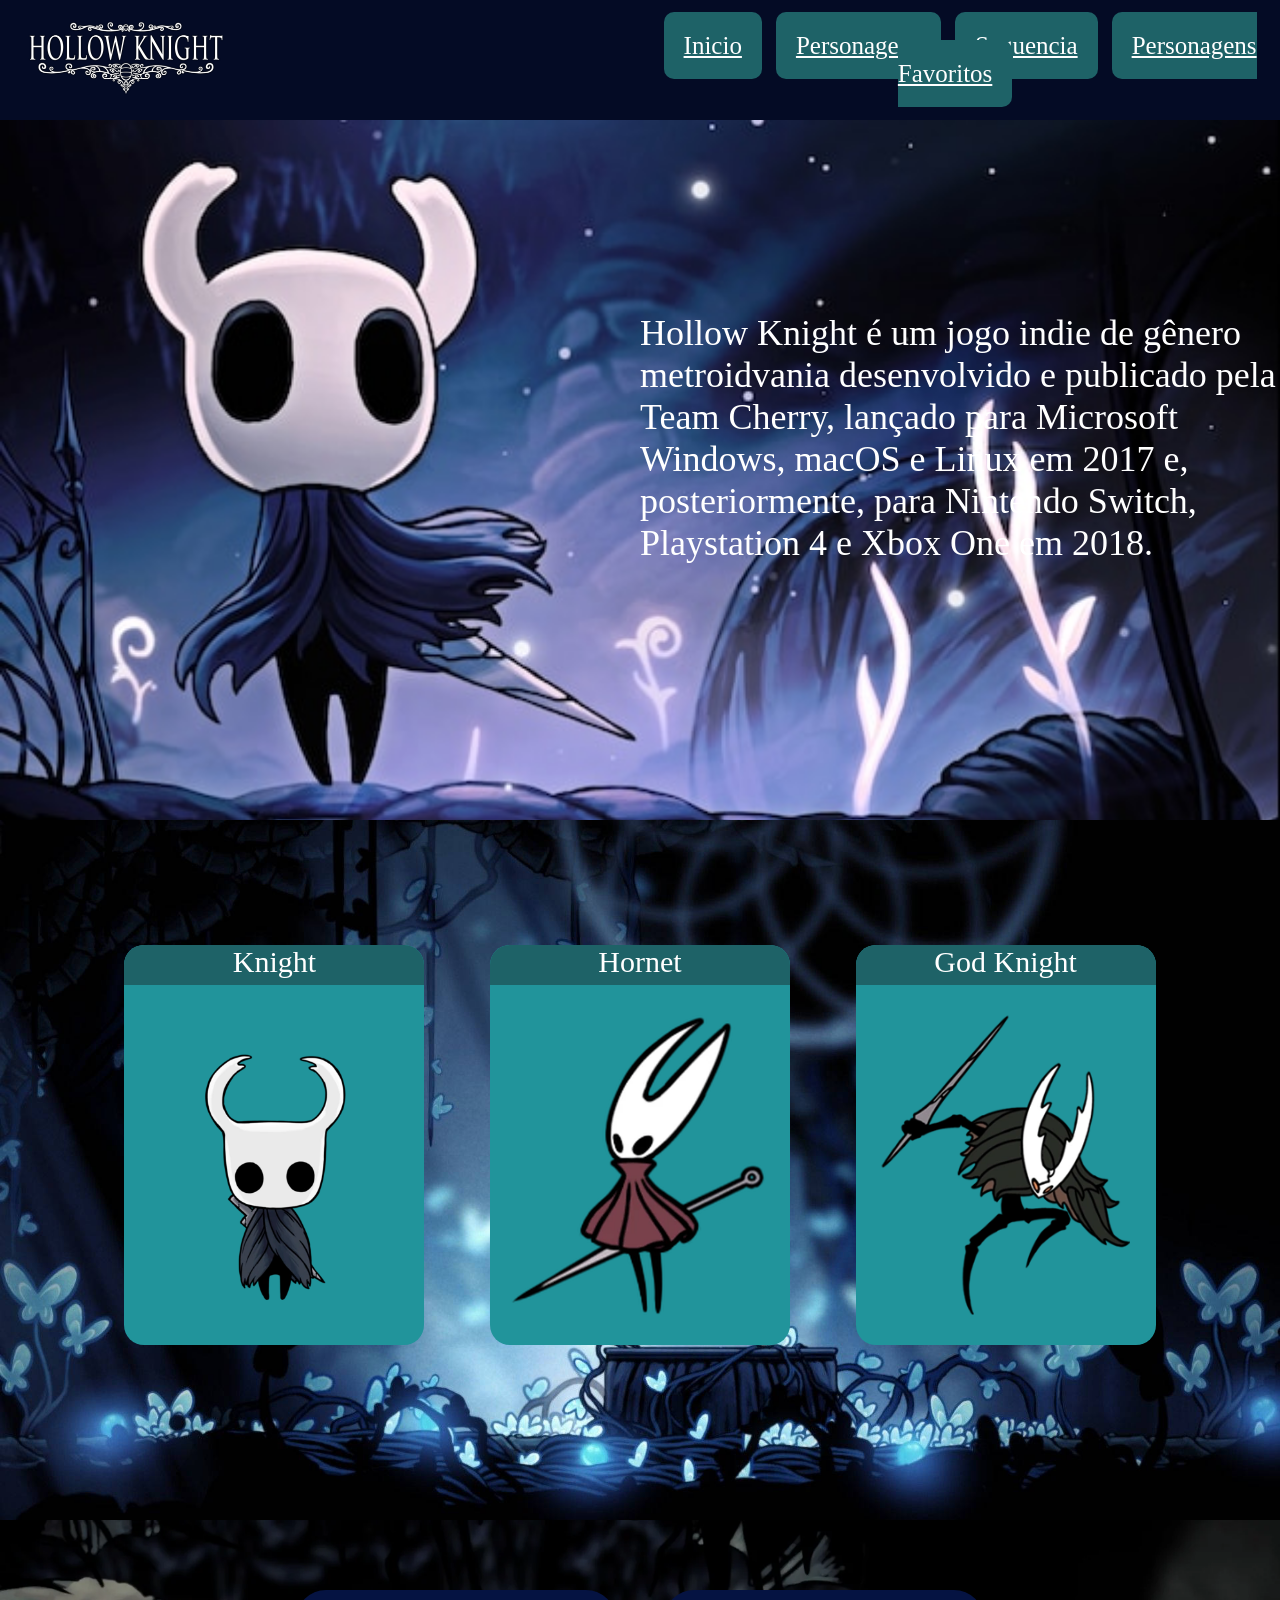
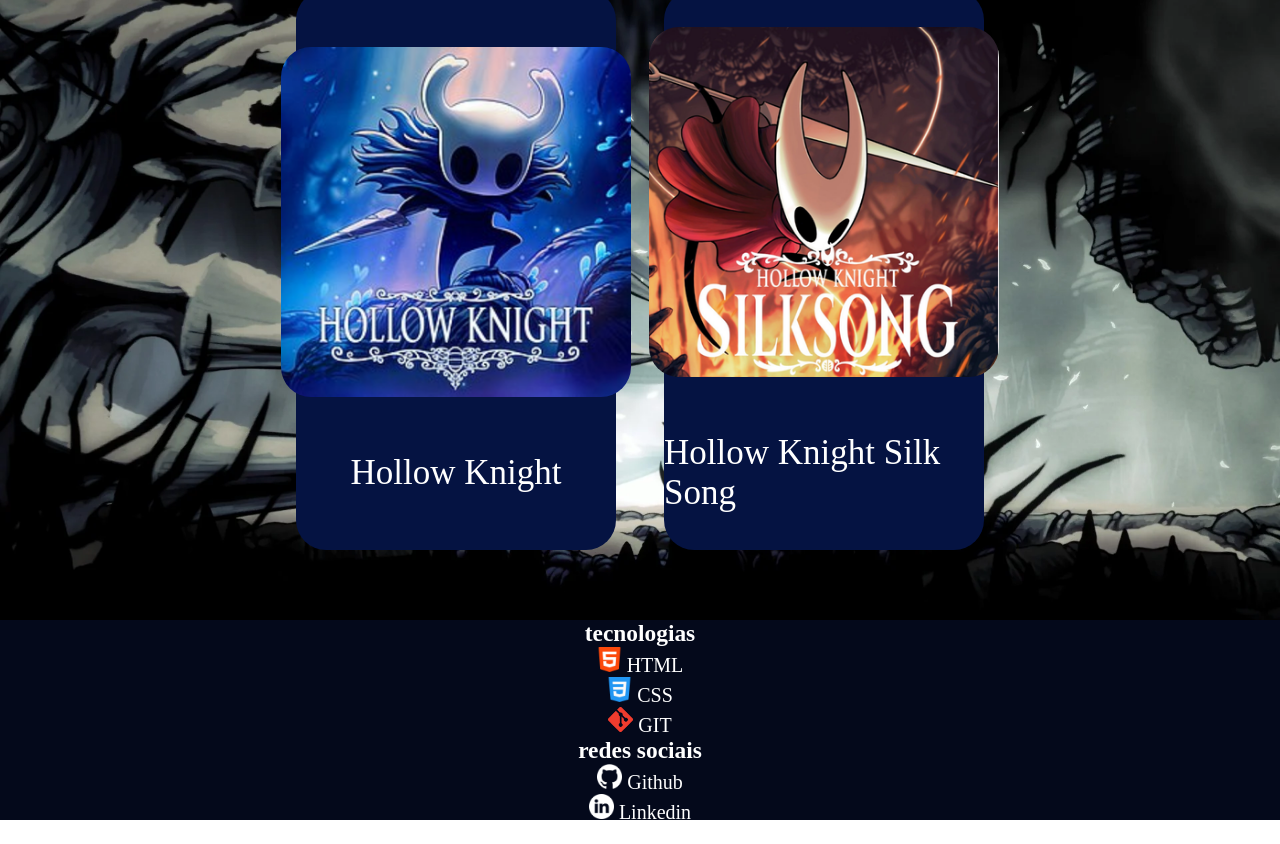
<file: index.html>
<!DOCTYPE html>
<html lang="pt-br">
<head>
    <meta charset="UTF-8">
    <meta name="viewport" content="width=device-width, initial-scale=1.0">
    <link rel="stylesheet" href="style.css">
    <title>Hollow Knight</title>
</head>
<body>
    <header>
        <div id="logo">
            <img src="./img/logo.webp" alt="" width="200px">
        </div>
        <nav>
            <a href="#inicio">Inicio</a>
            <a href="#personagens">Personagens</a>
            <a href="#sequencia">Sequencia</a>
            <a href="./personagensFav.html">Personagens Favoritos</a>
        </nav>
    </header>
    <main>
        <!-- breve resumo sobre o jogo -->
        <section id="inicio">
            <div id="textoInicio">
                <p>Hollow Knight é um jogo indie de gênero metroidvania desenvolvido e publicado pela Team Cherry, lançado para Microsoft Windows, macOS e Linux em 2017 e, posteriormente, para Nintendo Switch, Playstation 4 e Xbox One em 2018.</p>
            </div>
        </section>
        <section id="personagens">
            <!-- seção de personagens principais -->
            <div class="card">
                <div class="cardPersonagem">
                    <div class="nome">
                        Knight
                    </div>
                    <div class="personagemIMG">
                        <img src="./img/personagens/knight.webp" alt="" height="300px">
                    </div>
                </div>
                <div class="cardPersonagem">
                    <div class="nome">
                        Hornet
                    </div>
                    <div class="personagemIMG">
                        <img src="./img/personagens/hornet.webp"  alt="" height="300px">
                    </div>
                </div>
                <div class="cardPersonagem">
                    <div class="nome">
                        God Knight
                    </div>
                    <div class="personagemIMG">
                        <img src="./img/personagens/Godknight.webp" alt="" height="300px">
                    </div>
                </div>
            </div>
        </section>
        <!-- seção das sequencias do jogo -->
        <section id="sequencia">
            <div class="cardJogos">
                <img src="./img/jogos/hollowKnightGame.png" alt="" class="gameThumb">
                <div class="gameName">
                    Hollow Knight
                </div>
            </div>
            <div class="cardJogos">
                <img src="./img/jogos/hollowKnightSilkSongGame.png" alt="" class="gameThumb">
                <div class="gameName">
                    Hollow Knight Silk Song
                </div>
            </div>
        </section>
    </main>
    <footer>
        <article id="tecnologias">
            <h3>tecnologias</h3>
            <ul>
                <li>
                    <a href="https://developer.mozilla.org/pt-BR/docs/Web/HTML"target=_blank>
                    <img src="./img/icons/html.png" alt="" height="25px"> HTML</a>
                </li>
                <li>
                    <a href="https://developer.mozilla.org/pt-BR/docs/Web/CSS" target="_blank">
                    <img src="./img/icons/css.png" alt="" height="25px"> CSS</a>
                </li>
                <li>
                    <a href="https://git-scm.com/" target="_blank">
                    <img src="./img/icons/git.png" alt="" height="25px"> GIT</a>
                </li>
            </ul>
        </article>
        <article id="redesSociais">
            <h3>redes sociais</h3>
            <ul>
                <li>
                    <a href="https://github.com/Ka3iser" target="_blank">
                        <img src="./img/icons/github (1).png" alt="" height="25px" class="icon"> Github</a>
                </li>
                <li>
                    <a href="https://www.linkedin.com/in/henrique-venturini-09427128b/" target="_blank">
                        <img src="./img/icons/linkedin (1).png" alt="" height="25px" class="icon"> Linkedin</a>
                </li>
            </ul>
        </article>
        <br>
        <small>DESENVOLVIDO HENRIQUE RIBEIRO | &copy; TODOS OS DIREITOS RESERVADOS</small>
    </footer>
</body>
</html>
</file>
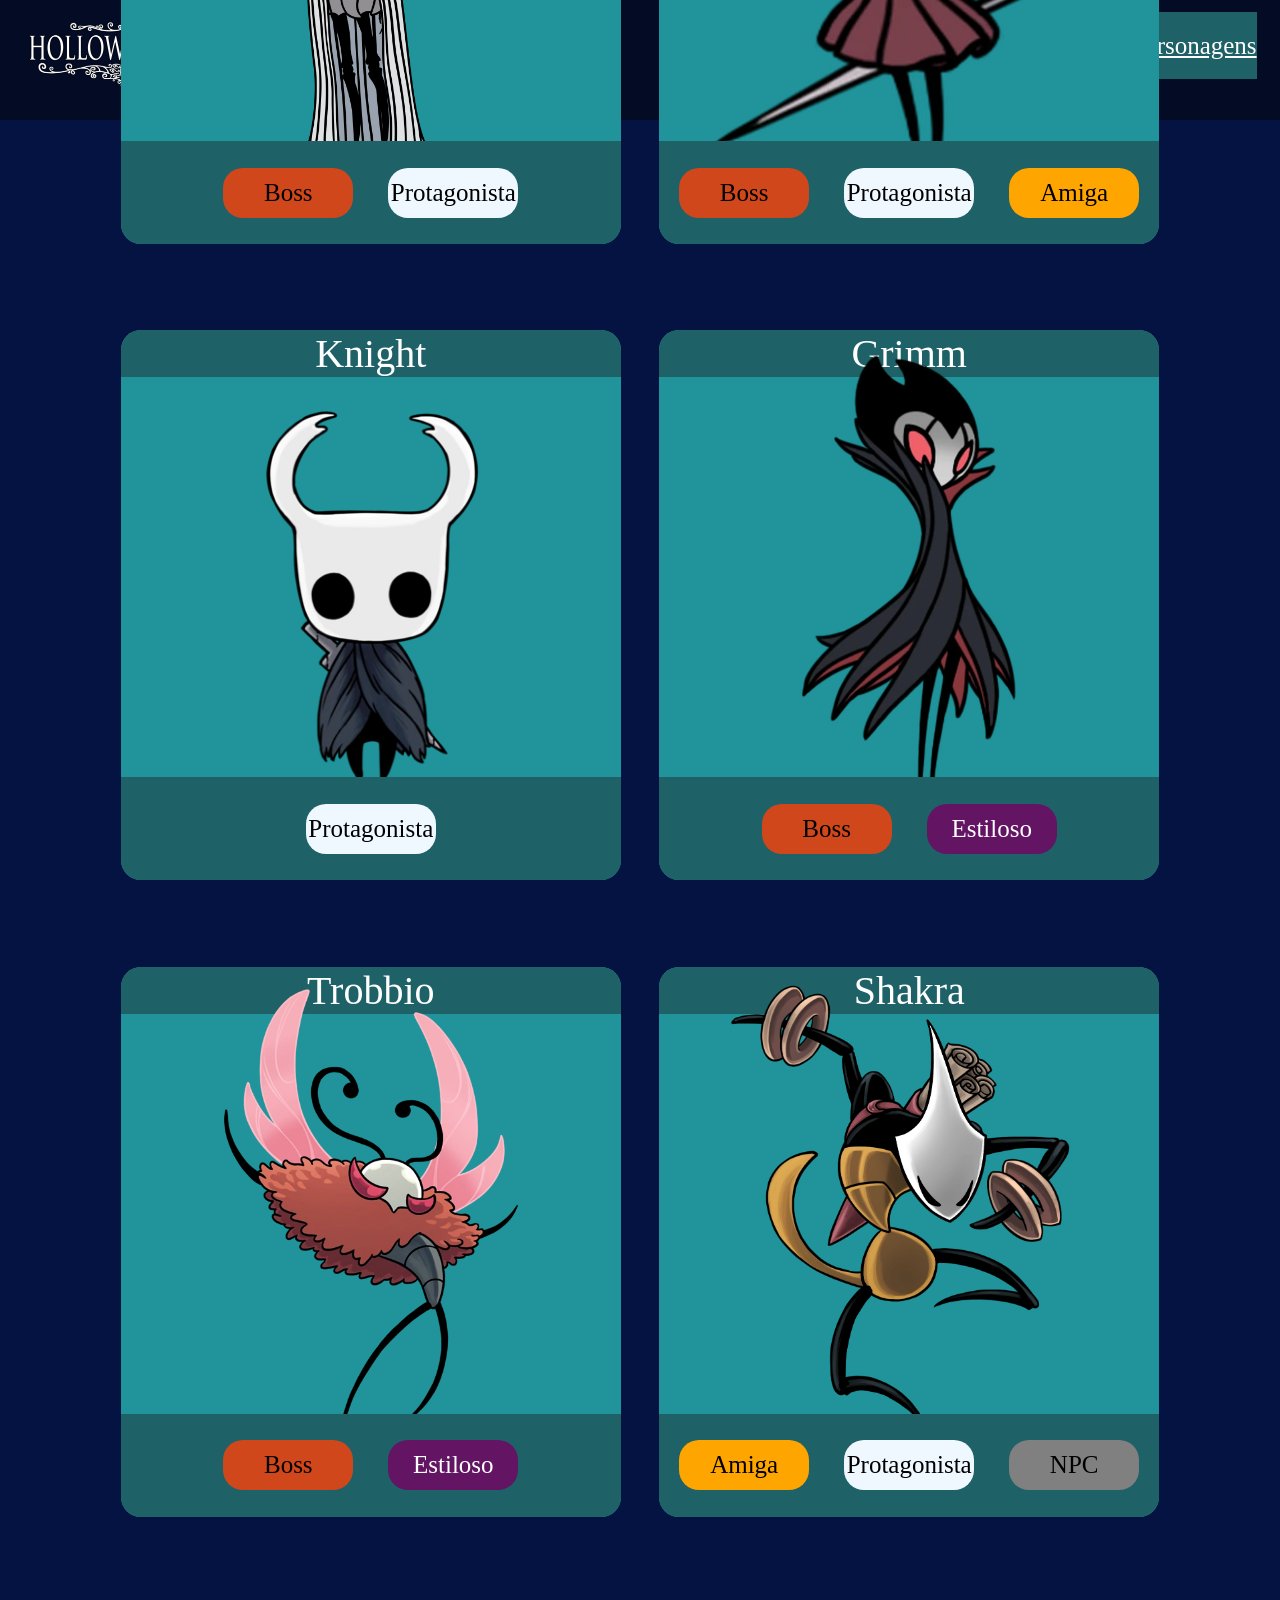
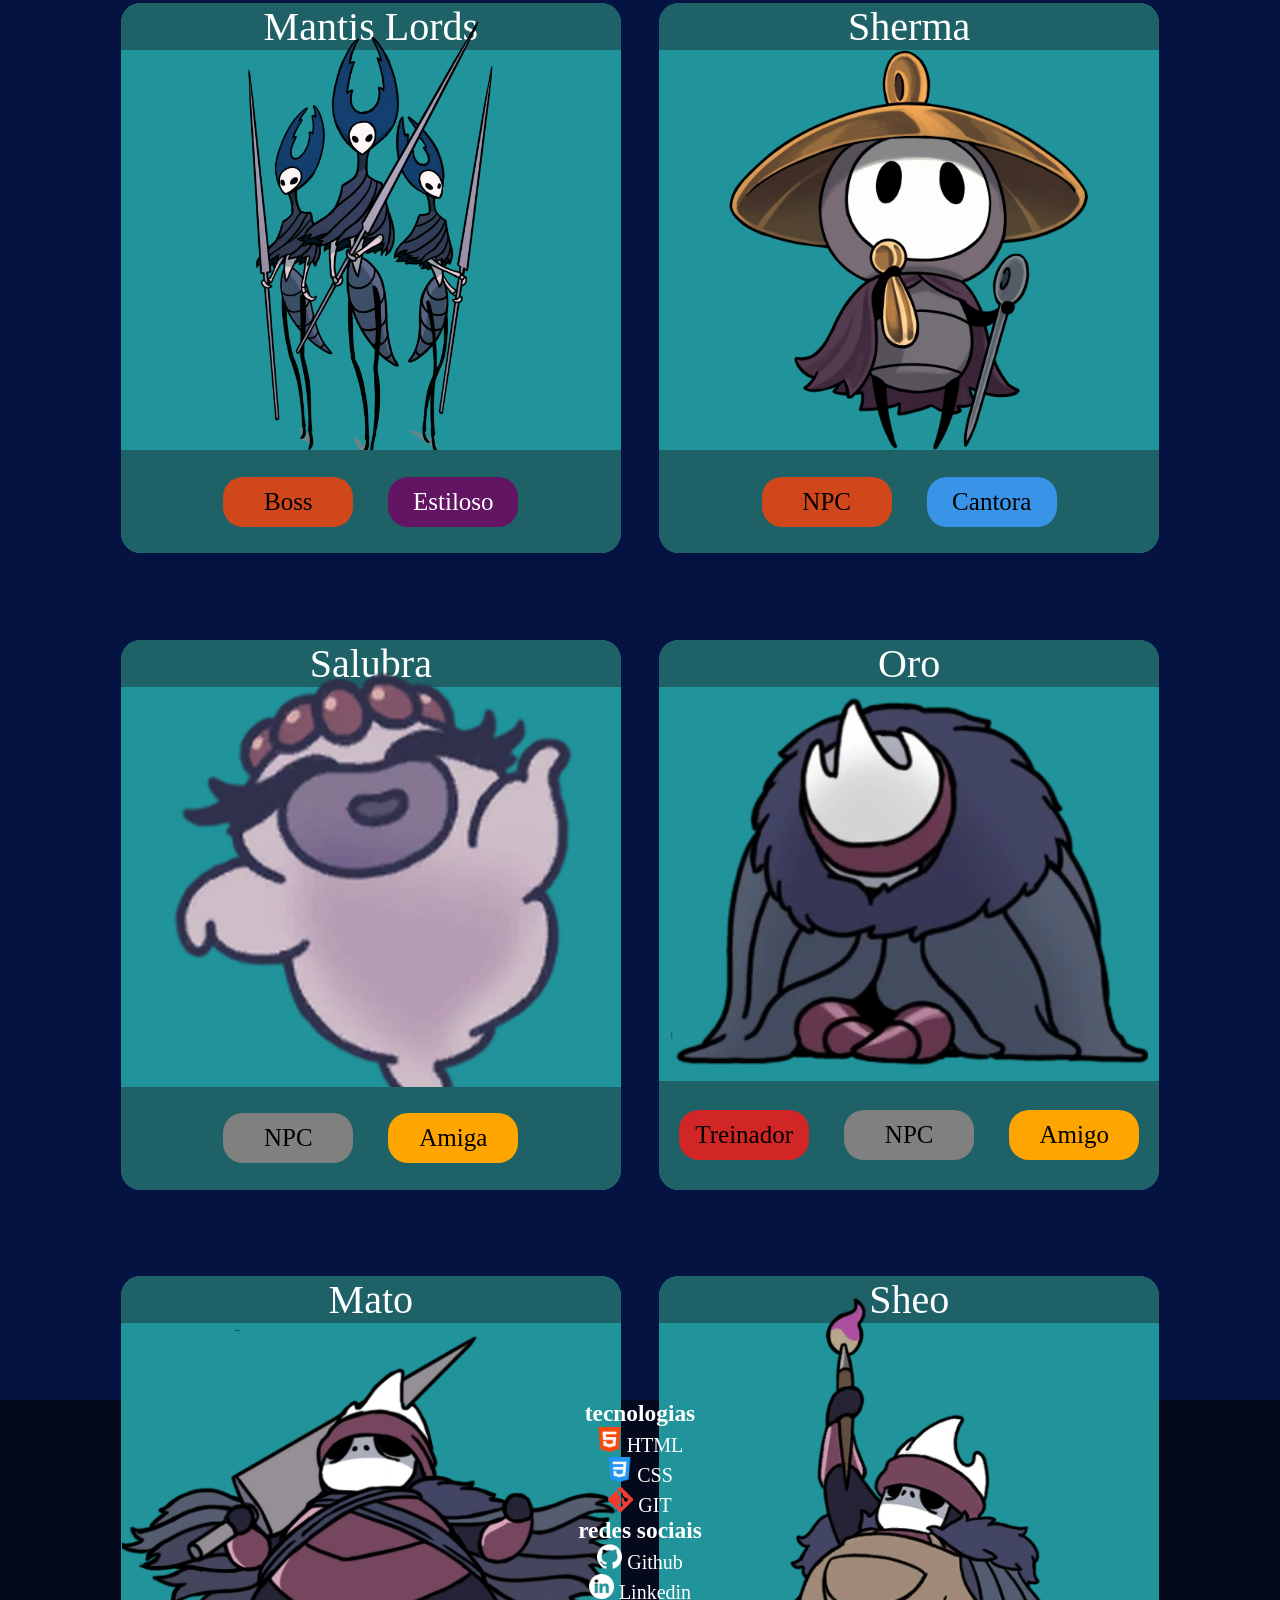
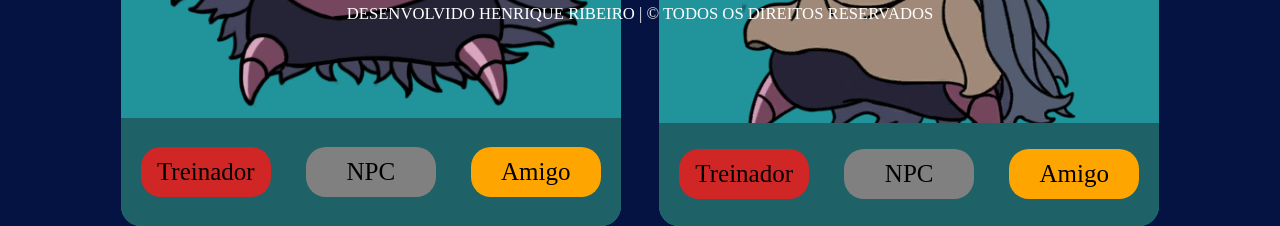
<file: personagensFav.html>
<!DOCTYPE html>
<html lang="pt-br">
<head>
    <meta charset="UTF-8">
    <meta name="viewport" content="width=device-width, initial-scale=1.0">
    <link rel="stylesheet" href="personagensFav.css">
    <title>Personagens Favoritos</title>
</head>
<body>
    <header>
        <div id="logo">
            <img src="./img/logo.webp" alt="" width="200px">
        </div>
        <nav>
            <a href="./index.html">Inicio</a>
            <a href="./index.html#personagens">Personagens</a>
            <a href="./index.html#sequencia">Sequencia</a>
            <a href="./personagensFav.html">Personagens Favoritos</a>
        </nav>
    </header>
    <main>
        <section id="personagens">
            <!-- Pure Vessel -->
            <div class="cardPersonagem">
                <article class="name">
                    Pure Vessel
                </article>
                <div class="personagemIMG">
                    <img src="./img/personangesFav/pureVessel.png" alt="" height="450px">
                </div>
                <article class="atributos">
                    <div class="atributo boss">
                        Boss
                    </div>
                    <div class="atributo prota">
                        Protagonista
                    </div>
                </article>
            </div>
            <!-- Hornet -->
            <div class="cardPersonagem">
                <article class="name">
                    Hornet
                </article>
                <div class="personagemIMG">
                    <img src="./img/personangesFav/hornet.webp" alt="" height="450px" width="400px">
                </div>
                <article class="atributos">
                    <div class="atributo boss">
                        Boss
                    </div>
                    <div class="atributo prota">
                        Protagonista
                    </div>
                    <div class="atributo amigo">
                        Amiga
                    </div>
                </article>
            </div>
            <!-- Knight -->
            <div class="cardPersonagem">
                <article class="name">
                    Knight
                </article>
                <div class="personagemIMG">
                    <img src="./img/personangesFav/knight.webp" alt="" height="450px">
                </div>
                <article class="atributos">
                    <div class="atributo prota">
                        Protagonista
                    </div>
                </article>
            </div>
            <!-- Grimm -->
            <div class="cardPersonagem">
                <article class="name">
                    Grimm
                </article>
                <div class="personagemIMG">
                    <img src="./img/personangesFav/grimm.webp" alt="" height="450px">
                </div>
                <article class="atributos">
                    <div class="atributo boss">
                        Boss
                    </div>
                    <div class="atributo estiloso">
                        Estiloso
                    </div>
                </article>
            </div>
            <!-- Trobbio -->
            <div class="cardPersonagem">
                <article class="name">
                    Trobbio
                </article>
                <div class="personagemIMG">
                    <img src="./img/personangesFav/Trobbio.webp" alt="" height="450px">
                </div>
                <article class="atributos">
                    <div class="atributo boss">
                        Boss
                    </div>
                    <div class="atributo estiloso">
                        Estiloso
                    </div>
                </article>
            </div>
            <!-- Shakra -->
            <div class="cardPersonagem">
                <article class="name">
                    Shakra
                </article>
                <div class="personagemIMG">
                    <img src="./img/personangesFav/Shakra.webp" alt="" height="500px">
                </div>
                <article class="atributos">
                    <div class="atributo amigo">
                        Amiga
                    </div>
                    <div class="atributo prota">
                        Protagonista
                    </div>
                    <div class="atributo npc">
                        NPC
                    </div>
                </article>
            </div>
            <!-- Mantis Lords -->
            <div class="cardPersonagem">
                <article class="name">
                    Mantis Lords
                </article>
                <div class="personagemIMG">
                    <img src="./img/personangesFav/Mantis_Lords.webp" alt="" height="500px">
                </div>
                <article class="atributos">
                    <div class="atributo boss">
                        Boss
                    </div>
                    <div class="atributo estiloso">
                        Estiloso
                    </div>
                </article>
            </div>
            <!-- Sherma -->
            <div class="cardPersonagem">
                <article class="name">
                    Sherma
                </article>
                <div class="personagemIMG">
                    <img src="./img/personangesFav/sherma.webp" alt="" height="450px">
                </div>
                <article class="atributos">
                    <div class="atributo boss">
                        NPC
                    </div>
                    <div class="atributo cantor">
                        Cantora
                    </div>
                </article>
            </div>
            <!-- Salubra -->
            <div class="cardPersonagem">
                <article class="name">
                    Salubra
                </article>
                <div class="personagemIMG">
                    <img src="./img/personangesFav/Salubra.webp" alt="" height="450px">
                </div>
                <article class="atributos">
                    <div class="atributo npc">
                        NPC
                    </div>
                    <div class="atributo amigo">
                        Amiga
                    </div>
                </article>
            </div>
            <!-- Oro -->
            <div class="cardPersonagem">
                <article class="name">
                    Oro
                </article>
                <div class="personagemIMG">
                    <img src="./img/personangesFav/Oro.webp" alt="" height="380px">
                </div>
                <article class="atributos">
                    <div class="atributo treinador">
                        Treinador
                    </div>
                    <div class="atributo npc">
                        NPC
                    </div>
                    <div class="atributo amigo">
                        Amigo
                    </div>
                </article>
            </div>
            <!-- Mato -->
            <div class="cardPersonagem">
                <article class="name">
                    Mato
                </article>
                <div class="personagemIMG">
                    <img src="./img/personangesFav/Mato.webp" alt="" height="380px">
                </div>
                <article class="atributos">
                    <div class="atributo treinador">
                        Treinador
                    </div>
                    <div class="atributo npc">
                        NPC
                    </div>
                    <div class="atributo amigo">
                        Amigo
                    </div>
                </article>
            </div>
            <!-- Sheo -->
            <div class="cardPersonagem">
                <article class="name">
                    Sheo
                </article>
                <div class="personagemIMG">
                    <img src="./img/personangesFav/Sheo.webp" alt="" height="450px">
                </div>
                <article class="atributos">
                    <div class="atributo treinador">
                        Treinador
                    </div>
                    <div class="atributo npc">
                        NPC
                    </div>
                    <div class="atributo amigo">
                        Amigo
                    </div>
                </article>
            </div>
        </section>
    </main>
    <footer>
        <article id="tecnologias">
            <h3>tecnologias</h3>
            <ul>
                <li>
                    <a href="https://developer.mozilla.org/pt-BR/docs/Web/HTML"target=_blank>
                    <img src="./img/icons/html.png" alt="" height="25px"> HTML</a>
                </li>
                <li>
                    <a href="https://developer.mozilla.org/pt-BR/docs/Web/CSS" target="_blank">
                    <img src="./img/icons/css.png" alt="" height="25px"> CSS</a>
                </li>
                <li>
                    <a href="https://git-scm.com/" target="_blank">
                    <img src="./img/icons/git.png" alt="" height="25px"> GIT</a>
                </li>
            </ul>
        </article>
        <article id="redesSociais">
            <h3>redes sociais</h3>
            <ul>
                <li>
                    <a href="https://github.com/Ka3iser" target="_blank">
                        <img src="./img/icons/github (1).png" alt="" height="25px" class="icon"> Github</a>
                </li>
                <li>
                    <a href="https://www.linkedin.com/in/henrique-venturini-09427128b/" target="_blank">
                        <img src="./img/icons/linkedin (1).png" alt="" height="25px" class="icon"> Linkedin</a>
                </li>
            </ul>
        </article>
        <br>
        <small>DESENVOLVIDO HENRIQUE RIBEIRO | &copy; TODOS OS DIREITOS RESERVADOS</small>
    </footer>
</body>
</html>
</file>
<file: style.css>
*{
    margin: 0;
    padding: 0;
    box-sizing: border-box;
}
/* cabecalho */
header{
    background-color: #040b25;
    height: 120px;
    width: 100%;
    text-align: center;
    display: flex;
    gap: 30%;
    align-items: center;
}
#logo{
    margin: 2%;
}
nav a{
    padding: 20px;
    font-size: 25px;
    border-radius: 10px;
    background-color: #1e6267;
    color: white;
    margin: 5px;
}

a:hover{
    transform: scale(30px);
}
section{
    height: 700px;
    width: 100%;
    display: inline-block;
}
/* seção inicial */
#inicio{
    background-image: url(./img/inicioBackground.jpg);
    background-size: 100%;
}
#textoInicio{
    margin-left: 50%;
    color: white;
    margin-top: 15%;
    font-size: 36px;
}
/* seção personagens */
#personagens{
    background-image: url(./img/personagensBackground.jpg);
    background-size: 100%;
}
/* serve pra centralizar os personagens */
.card{
    display: flex;
    flex-direction: row;
    gap: 2%;
    justify-content: center;
    align-items: center;
    height: 650px;
}
/* parte onde fica o personagem dentro */
.cardPersonagem{
    background-color: #21949b;
    height: 400px;
    width: 300px;
    margin: 0px 20px;
    border-radius: 20px;
}
/* imagem do personagem */
.personagemIMG{
    display: flex;
    justify-content: center;
    align-items: center;
    height: 360px;
}
/* fica em cima da imagem e mostra o nome do personagem */
.nome{
    background-color: #1e6267;
    height: 40px;
    width: 300px;
    border-radius: 20px 20px 0px 0px;
    text-align: center;
    font-size: 30px;
    color: white;
}
/* seção da sequencia */
#sequencia{
    background-image: url(./img/sequenciaBackground.webp);
    background-size: 100%;
    display: flex;
    justify-content: center;
    align-items: center;
}
/* mini card pra sequencia */
.cardJogos{
    width: 25%;
    background-color: #051342;
    height: 80%;
    margin: 0px 24px;
    display: flex;
    flex-direction: column;
    gap: 10%;
    justify-content: center;
    align-items: center;
    border-radius: 30px;
}
/* fundo do jogo */
.gameThumb{
    border-radius: 30px;
    width: 350px;
    height: 350px;
}

.gameName{
    font-size: 35px;
    color: white;
}

/* rodape */
footer{
    background-color: #04091b;
    text-align: center;
    color: white;
    font-size: 20px;
    height: 200px;
    display: flex;
    justify-content: center;
    flex-wrap: wrap;
}

#redesSociais{
    width: 700px;
}

ul{
    list-style-type: none;
}

ul a{
    color: white;
    text-decoration: none;
}

#tecnologias{
    width: 700px;
}
</file>
<file: personagensFav.css>
*{
    margin: 0;
    padding: 0;
    box-sizing: border-box;
}

body{
    background-color: #051342;
}

/* cabecalho */

header{
    background-color: #040b25;
    height: 120px;
    width: 100%;
    text-align: center;
    display: flex;
    gap: 30%;
    align-items: center;
}

#logo{
    margin: 2%;
}

nav a{
    padding: 20px;
    font-size: 25px;
    border-radius: 10px;
    background-color: #1e6267;
    color: white;
    margin: 5px;
}

#personagens{
    height: 320vh;
    width: 100%;
    display: flex;
    flex-direction: row;
    flex-wrap: wrap;
    justify-content: center;
    align-content: center;
    gap: 3%;
}

.cardPersonagem{
    background-color: #21949b;
    border-radius: 20px;
    width: 500px;
    height: 550px;
    display: flex;
    flex-direction: column;
    justify-content: center;
}

.personagemIMG{
    height: 400px;
    width: 500px;
    display: flex;
    justify-content: center;
    align-items: center;
}

.name{
    font-size: 40px;
    text-align: center;
    color: white;
    background-color: #1e6267;
    border-radius: 20px 20px 0px 0px;
}
.atributos{
    display: flex;
    flex-direction: row;
    flex-wrap: wrap;
    justify-content: center;
    align-items: center;
    background-color: #1e6267;
    border-radius: 0px 0px 20px 20px;
    height: 110px;
    gap: 7%;
}

.atributo{
    display: flex;
    justify-content: center;
    align-items: center;
    height: 50px;
    width: 130px;
    font-size: 25px;
    border-radius: 20px;
}

.prota{
    background-color: aliceblue;
}

.npc{
    background-color: gray;
}

.amigo{
    background-color: orange;
}

.boss{
    background-color: rgba(243, 66, 12, 0.836);
}

.estiloso{
    background-color: rgb(99, 20, 99);
    color: white;
}

.cantor{
    background-color: rgb(57, 147, 231);
}

.treinador{
    background-color: rgb(209, 38, 38);
}

footer{
    background-color: #04091b;
    text-align: center;
    color: white;
    font-size: 20px;
    height: 200px;
    display: flex;
    justify-content: center;
    flex-wrap: wrap;
}

#redesSociais{
    width: 700px;
}

ul{
    list-style-type: none;
}

ul a{
    color: white;
    text-decoration: none;
}

#tecnologias{
    width: 700px;
}
</file>
